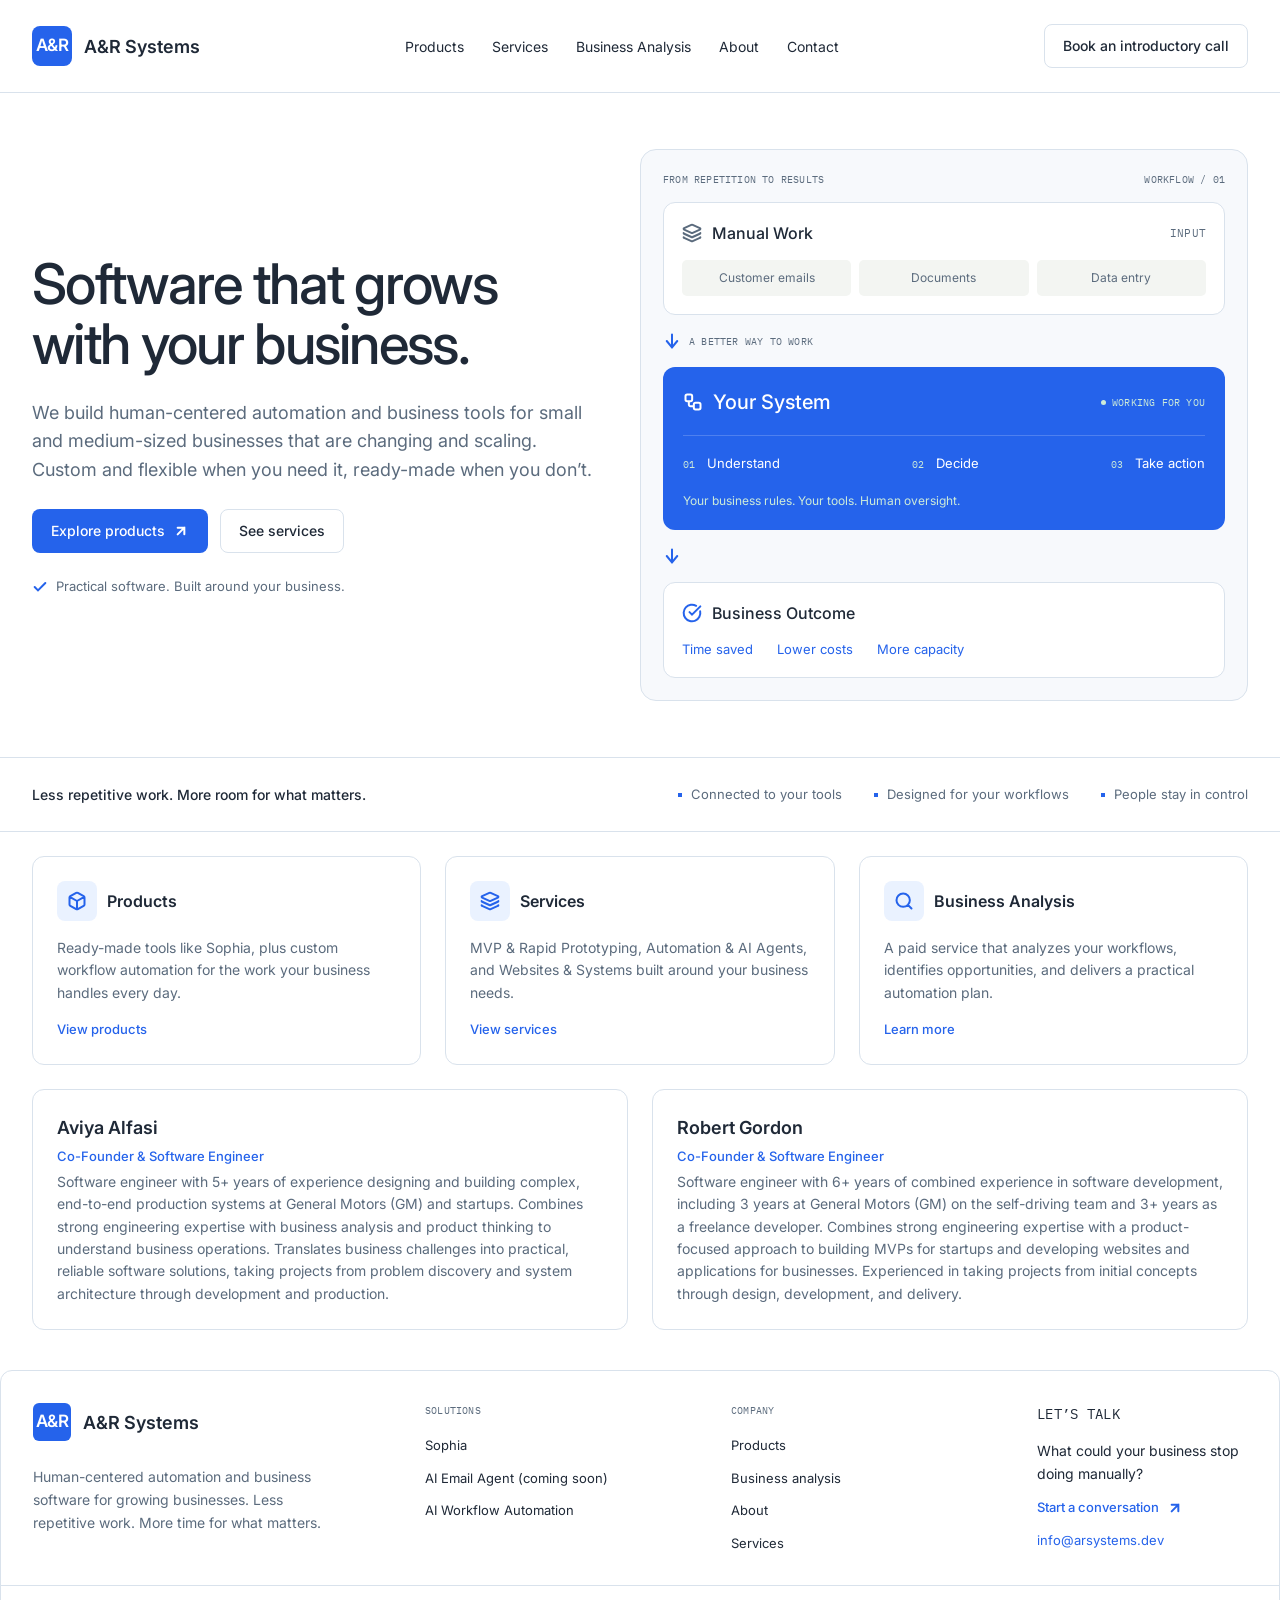
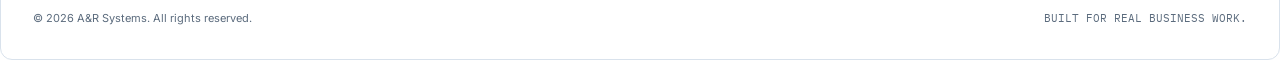
<file: index.html>
<!doctype html>
<html lang="en">
  <head>
    <meta charset="UTF-8" />
    <link rel="icon" type="image/svg+xml" href="/favicon.svg" />
    <meta name="viewport" content="width=device-width, initial-scale=1.0" />
    <meta
      name="description"
      content="A&R Systems builds human-centered automation and business tools for small and medium-sized businesses that are growing and scaling. Custom, flexible, or ready-made software, including Sophia."
    />
    <link rel="preconnect" href="https://fonts.googleapis.com" />
    <link rel="preconnect" href="https://fonts.gstatic.com" crossorigin />
    <link
      href="https://fonts.googleapis.com/css2?family=IBM+Plex+Mono:wght@400;500&family=Inter:wght@400;500;600&display=swap"
      rel="stylesheet"
    />
    <title>A&amp;R Systems</title>
    <script type="module" crossorigin src="/assets/index-1OgKxbaL.js"></script>
    <link rel="stylesheet" crossorigin href="/assets/index-BwYTgKF3.css">
  </head>
  <body>
    <div id="root"></div>
  </body>
</html>
</file>
<file: assets/index-BwYTgKF3.css>
:root{--blue:#2563eb;--ink:#1f2937;--ink-deep:#182b43;--muted:#5b6b7d;--line:#d9e2ec;--line-soft:#dce5f2;--surface:#f7f9fc;--surface-2:#f5f8fe;--chip:#f3f5f2;--icon:#eaf2ff;--mint:#cdebd9;--danger:#b42318;--white:#fff;--font:"Inter", system-ui, sans-serif;--mono:"IBM Plex Mono", ui-monospace, monospace;--page:1440px;color:var(--ink);background:var(--white);font-family:var(--font);font-size:16px;line-height:1.5}*{box-sizing:border-box}html,body,#root{min-height:100%;margin:0}body{background:var(--white)}button,input,textarea{font:inherit;color:inherit}button{cursor:pointer}a{color:inherit}img.icon{flex:none;display:block}.site{width:min(100%, var(--page));background:var(--white);min-height:100vh;margin:0 auto}.nav{border-bottom:1px solid var(--line);background:var(--white);z-index:20;justify-content:space-between;align-items:center;gap:24px;padding:24px 32px;display:flex;position:sticky;top:0}.brand{flex:none;align-items:center;gap:12px;text-decoration:none;display:flex}.monogram{background:var(--blue);width:40px;height:40px;color:var(--white);letter-spacing:-.02em;border-radius:8px;place-items:center;font-size:17px;font-weight:600;display:grid}.monogram-footer{border-radius:6px;width:38px;height:38px}.brand-name{color:var(--ink);font-size:18px;font-weight:600}.nav-links{align-items:center;gap:28px;display:flex}.menu-toggle{margin-left:auto}.nav-links a{color:var(--ink);white-space:nowrap;font-size:14px;text-decoration:none}.nav-links a[aria-current=page]{font-weight:600}.nav-actions{flex:none;align-items:center;gap:12px;display:flex}.menu-toggle{border:1px solid var(--line);background:var(--white);border-radius:8px;height:40px;padding:0 14px;font-size:14px;font-weight:500;display:none}.btn{white-space:nowrap;background:0 0;border:1px solid #0000;border-radius:8px;justify-content:center;align-items:center;gap:8px;height:44px;padding:0 18px;font-size:14px;font-weight:500;line-height:1;text-decoration:none;display:inline-flex}.btn-primary{background:var(--blue);color:var(--white)}.btn-primary:hover{background:#1d4ed8}.btn-secondary{background:var(--white);color:var(--ink);border-color:var(--line)}.btn-secondary:hover{border-color:#b7c5d6}.btn-soft{background:var(--surface-2);color:var(--blue)}.btn-soft:hover{background:#e7efff}.btn-block{border-radius:6px;justify-content:flex-start;width:100%;height:auto;min-height:45px;padding:12px}.button-row{flex-wrap:wrap;align-items:center;gap:12px;display:flex}.hero,.split-page,.page{padding:56px 32px}.hero,.split-page{align-items:center;gap:48px;display:flex}.contact-page,.analysis-page{align-items:flex-start}.analysis-page .path{flex:0 700px;align-self:center;gap:7px;width:min(100%,700px);margin-left:auto;padding:14px 18px}.analysis-page .path-row{flex:none}.analysis-page .path-card{flex-direction:column;justify-content:center;align-items:flex-start;gap:3px;height:auto;min-height:0;padding:9px 14px;display:flex}.analysis-page .path-card h2{line-height:1.25}.analysis-page .path-card p{line-height:1.45}.analysis-page .path-rule{margin-top:3px}.analysis-page .path-outcome{line-height:1.5}.analysis-page .split-copy{margin-top:120px}.hero-copy,.split-copy{flex-direction:column;flex:none;gap:22px;width:min(100%,560px);display:flex}.hero-copy{gap:24px}.contact-page .split-copy{gap:24px;width:min(100%,420px)}h1{letter-spacing:-.03em;color:var(--ink);margin:0;font-size:46px;font-weight:500;line-height:1.13}.hero h1{max-width:560px;font-size:56px;line-height:1.08}.lede{color:var(--muted);max-width:760px;margin:0;font-size:17px;line-height:1.6}.hero .lede{max-width:560px;font-size:18px}.page-intro{flex-direction:column;gap:22px;max-width:760px;margin-bottom:40px;display:flex}.page:has(.services-row) .page-intro{margin-bottom:72px}.reassure{color:var(--muted);align-items:center;gap:8px;margin:0;font-size:13px;display:flex}.hero-visual,.path{background:var(--surface);border:1px solid var(--line);border-radius:16px;flex-direction:column;flex:1;gap:16px;min-width:0;padding:24px;display:flex}.path{gap:12px}.hero-visual{gap:15px;padding:22px}.hero-visual .panel{gap:15px;padding:18px}.hero-visual .ai-panel{gap:18px;padding:20px}.hero-visual .chips span{padding:9px}.visual-header,.panel-head,.product-top,.ai-steps{justify-content:space-between;align-items:center;gap:12px;width:100%;display:flex}.visual-header,.meta,.footer-label,.live,.flow-link span{font-family:var(--mono);color:var(--muted);letter-spacing:.02em;font-size:10px}.meta{font-size:11px}.product-top .meta{font-size:9px}.panel,.card,.path-card,.aside-card,.workflow-box,.io,.notice{background:var(--white);border:1px solid var(--line);border-radius:12px}.panel{flex-direction:column;gap:16px;padding:20px;display:flex}.panel-title,.card-title,.text-link,.contact-points li,.contact-points button,.contact-points a,.path-outcome{align-items:center;gap:10px;display:flex}.panel-title strong{font-size:16px;font-weight:500}.chips{gap:8px;display:flex}.chips span{text-align:center;background:var(--chip);color:var(--muted);border-radius:5px;flex:1;padding:10px 9px;font-size:12px}.flow-link{align-items:center;gap:8px;display:flex}.ai-panel{background:var(--blue);color:var(--white);border-radius:12px;flex-direction:column;gap:20px;padding:22px;display:flex}.ai-panel strong{color:var(--white);font-size:20px;font-weight:500}.live{color:var(--mint);align-items:center;gap:6px;font-size:10px;display:flex}.live i{background:var(--mint);border-radius:3px;width:5px;height:5px}.ai-rule{background:#ffffff30;height:1px}.ai-steps{color:var(--white);font-size:13px}.ai-steps em{color:var(--mint);font-family:var(--mono);margin-right:8px;font-size:10px;font-style:normal}.ai-panel p{color:var(--mint);margin:0;font-size:12px}.outcomes{color:var(--blue);gap:24px;font-size:13px;display:flex}.strip{border-top:1px solid var(--line);border-bottom:1px solid var(--line);justify-content:space-between;align-items:center;gap:24px;padding:26px 32px;display:flex}.strip p{margin:0;font-size:14px;font-weight:500}.strip ul{flex-wrap:wrap;gap:16px 32px;margin:0;padding:0;list-style:none;display:flex}.strip li{color:var(--muted);align-items:center;gap:9px;font-size:13px;display:flex}.strip li:before{content:"";background:var(--blue);width:4px;height:4px}.card-grid{gap:24px;padding:0 32px;display:grid}.card-grid.three{grid-template-columns:repeat(3,1fr);padding-top:24px}.card-grid.two{grid-template-columns:repeat(2,1fr);align-items:start;padding:0}.card-grid.services-row{grid-template-columns:repeat(3,1fr);align-items:stretch;padding:0}.card-grid.founders{grid-template-columns:repeat(2,1fr);align-items:stretch;padding-top:24px;padding-bottom:32px}.page .card-grid.founders,.page .card-grid.two{padding-left:0;padding-right:0}.card{flex-direction:column;gap:16px;padding:24px;display:flex}.card h2,.product-card h2,.service-card h2,.form-card h2,.detail h1,.modal h2{margin:0;font-weight:600}.card-grid.three h2{font-size:16px;font-weight:600}.card p,.product-card p,.service-card p{color:var(--muted);margin:0;font-size:14px;line-height:1.6}.card-link{color:var(--blue);margin-top:auto;font-size:13px;font-weight:500;text-decoration:none}.icon-well{background:var(--icon);border-radius:8px;flex:none;place-items:center;width:40px;height:40px;display:grid}.card-title h2{margin:0}.founder-card h2{font-size:18px;font-weight:600}.role,.body-copy{color:var(--muted);margin:0;font-size:14px;line-height:1.6}.founder-card .role{color:var(--blue);font-size:13px;font-weight:500;line-height:1.4}.founder-card{gap:6px}.footer{border:1px solid var(--line);border-radius:12px;margin-top:8px}.footer-top{grid-template-columns:minmax(240px,360px) 1fr 1fr minmax(180px,210px);gap:32px;padding:32px;display:grid}.footer-intro{flex-direction:column;gap:24px;display:flex}.footer-intro p,.footer-talk p{color:var(--muted);max-width:312px;margin:0;font-size:14px;line-height:1.65}.footer-talk p{color:var(--ink)}.footer-col,.footer-talk{flex-direction:column;gap:13px;display:flex}.footer-label{font-family:var(--mono);color:var(--muted);margin:0 0 5px;font-size:10px}.footer-col a{color:var(--ink);font-size:13px;text-decoration:none}.footer-col a:hover,.nav-links a:hover,.card-link:hover{color:var(--blue)}.footer-mail{color:var(--blue);font-size:13px;text-decoration:none}.text-link{color:var(--blue);background:0 0;border:0;justify-content:space-between;width:100%;padding:0;font-size:13px;font-weight:500;text-decoration:none}.service-card .text-link,.product-card .text-link{margin-top:auto}.footer .text-link{justify-content:flex-start;gap:8px;width:auto}.footer-legal{border-top:1px solid var(--line);justify-content:space-between;gap:16px;padding:24px 32px 32px;display:flex}.footer-legal p{color:var(--muted);margin:0;font-size:11px}.footer-mark{color:var(--blue);font-family:var(--mono);font-size:10px}.product-card,.service-card{gap:20px}.service-card{min-height:300px}.product-card{position:relative}.product-card h2,.service-card h2{font-size:23px;font-weight:500}.product-card .card-shell{gap:20px}.product-card.is-open{z-index:6}.product-card.is-open .card-shell{width:100%;height:auto;position:relative;box-shadow:0 16px 40px #182b432e}.custom-card .card-shell{background:var(--surface)}.card-preview{flex-direction:column;gap:20px;display:flex;position:relative}.card-hit{cursor:pointer;background:0 0;border:0;padding:0;position:absolute;inset:0}:is(.product-card:has(.card-hit:hover) .card-shell,.product-card:has(.card-hit:focus-visible) .card-shell){border-color:var(--blue)}.card-hit:focus-visible{outline:2px solid var(--blue);outline-offset:-2px}.card-more{flex-direction:column;gap:16px;display:flex}.product-tags{align-items:center;gap:10px;display:flex}.badge-soon{font-family:var(--mono);letter-spacing:.02em;background:var(--icon);color:var(--blue);white-space:nowrap;border-radius:999px;padding:3px 9px;font-size:10px}.includes{color:var(--muted);flex-wrap:wrap;align-items:center;gap:8px;margin:0;font-size:14px;display:flex}.chip-pill{background:var(--chip);color:var(--ink-deep);border-radius:999px;padding:3px 10px;font-size:13px}.subsections{flex-direction:column;gap:12px;display:flex}.subsection{background:var(--surface-2);border:1px solid var(--line-soft);border-radius:12px;flex-direction:column;gap:10px;padding:16px;display:flex}.subsection-head{color:var(--ink-deep);align-items:center;gap:12px;display:flex}.subsection p{color:var(--muted);margin:0;font-size:14px}.subsection .helps{gap:8px;font-size:14px}.card-more h3{margin:0}.custom-card{margin-top:24px}.io{background:var(--chip);border:0;border-radius:7px;flex-direction:column;gap:12px;padding:14px;display:flex}.io span{font-family:var(--mono);color:var(--muted);align-items:center;gap:9px;font-size:11px;display:flex}.io-out{color:var(--blue)}.dot{background:var(--muted);border-radius:3px;width:5px;height:5px}.checks,.contact-points,.email-list,.helps{flex-direction:column;gap:16px;margin:0;padding:0;list-style:none;display:flex}.checks li,.path-outcome{color:var(--muted);font-size:14px;line-height:1.6}.checks li{align-items:flex-start;gap:10px;display:flex}.checks li .icon{margin-top:2px}.checks{gap:16px}.path-row{align-items:center;gap:12px;display:flex}.path-card{border-radius:8px;flex-direction:column;flex:1;align-items:flex-start;gap:14px;padding:18px;display:flex}.path-card h2{margin:0;font-size:16px;font-weight:500;line-height:1.3}.path-card p{color:var(--muted);margin:0;font-size:12px;line-height:1.5}.path-card.blue{background:var(--blue);border-color:var(--blue);color:var(--white)}.path-card.blue h2{color:var(--white)}.path-card.blue p{color:var(--mint)}.path-rule{background:var(--line);height:1px;margin-top:12px}.path-outcome{gap:14px}.detail{border:1px solid var(--line-soft);border-radius:12px;flex-direction:column;gap:16px;width:min(100%,640px);padding:32px;display:flex}.detail h1{color:var(--ink-deep);letter-spacing:0;font-size:30px;font-weight:600;line-height:1.3}.detail-summary,.detail-note{color:var(--muted);margin:0}.detail-summary{font-size:16px;line-height:1.5}.detail-note{font-size:14px;line-height:1.5}.detail-heading,.workflow-box h2,.workflow-box h3{color:var(--ink-deep);margin:0;font-size:18px;font-weight:600}.workflow-box{background:var(--surface-2);border-color:var(--line-soft);flex-direction:column;gap:16px;padding:18px;display:flex}.workflow-box h2,.workflow-box h3{font-size:16px}.workflow-box p{color:var(--blue);margin:0;font-size:14px}.helps{color:var(--ink-deep);gap:16px;font-size:15px}.helps li{padding-left:1em;position:relative}.helps li:before{content:"•";position:absolute;left:0}.contact-forms{flex-direction:column;flex:1;gap:24px;min-width:0;display:flex}.form-card form,.stack,.form-card{flex-direction:column;gap:16px;display:flex}.form-card h2{font-size:20px;font-weight:500}.form-card label,.field{color:var(--muted);flex-direction:column;gap:8px;font-size:13px;display:flex}.field span{font-size:12px;font-weight:500}.form-card input,.form-card textarea,.field input,.field textarea,.modal input,.modal textarea{border:1px solid var(--line);background:var(--white);width:100%;color:var(--ink);border-radius:8px;outline:none;padding:14px;font-size:14px}.form-card input,.field input,.modal input{height:48px}.field input,.field textarea,.modal input,.modal textarea{border-color:var(--line-soft);height:auto;padding:12px}.form-card textarea{resize:vertical;min-height:120px}.field textarea,.modal textarea{resize:vertical;min-height:88px}input::placeholder,textarea::placeholder{color:#8b9aab}input[aria-invalid=true],textarea[aria-invalid=true]{border-color:var(--danger);color:var(--danger)}.field-error{color:var(--danger);margin:0;font-size:13px}.error-title{color:var(--ink-deep)}.form-actions{align-items:center;gap:12px;display:flex}.form-actions p,.fine{color:var(--muted);margin:0;font-size:13px;line-height:1.5}.contact-points{gap:16px}.contact-points li,.contact-points button,.contact-points a{color:var(--muted);background:0 0;border:0;padding:0;font-size:14px;line-height:1.6;text-decoration:none}.aside-card{background:var(--surface);border-radius:12px;flex-direction:column;gap:12px;padding:20px;display:flex}.aside-card p{color:var(--muted);margin:0;font-size:14px;line-height:1.6}.email-list{gap:12px}.email-list li{flex-direction:column;gap:2px;display:flex}.email-list span{color:var(--muted);font-size:12px}.email-list a{color:var(--blue);font-size:14px;text-decoration:none}.modal-backdrop{z-index:40;background:#182b436b;place-items:center;padding:24px;display:grid;position:fixed;inset:0}.modal{background:var(--white);border:1px solid var(--line);border-radius:12px;flex-direction:column;gap:16px;width:min(100%,480px);max-height:min(860px,100vh - 48px);padding:24px;display:flex;overflow:auto;box-shadow:0 24px 60px #182b4329}.modal h2{color:var(--ink-deep);font-size:22px;font-weight:600;line-height:1.35}.modal-kicker{color:var(--blue);margin:0;font-size:13px;font-weight:500}.notice{background:var(--surface-2);border:0;flex-direction:column;gap:12px;padding:16px;display:flex}.notice strong{color:var(--ink-deep);font-size:17px}.notice p{color:var(--muted);margin:0;font-size:14px;line-height:1.5}.calendar{background:var(--surface-2);border-radius:8px;flex-direction:column;gap:12px;padding:16px;display:flex}.calendar strong{color:var(--ink-deep);font-size:18px}.calendar-week{grid-template-columns:repeat(7,1fr);gap:6px;display:grid}.calendar-labels span,.day,.time{background:var(--white);text-align:left;color:var(--ink-deep);border:0;border-radius:8px;padding:6px;font-size:12px;font-weight:500}.time{color:var(--blue);background:var(--surface-2);padding:12px;font-size:14px}.day.selected,.time.selected{background:var(--blue);color:var(--white)}.time-choices{grid-template-columns:repeat(3,1fr);gap:8px;display:grid}:focus-visible{outline:2px solid var(--blue);outline-offset:2px}@media (width<=1200px){.nav{flex-wrap:wrap;display:flex}.menu-toggle{align-items:center;margin-left:auto;display:inline-flex}.nav-links,.nav-actions{grid-column:auto;justify-self:stretch;width:100%;display:none}.nav.open .nav-links,.nav.open .nav-actions{display:flex}.nav-links,.nav-actions{flex-direction:column;align-items:stretch}.nav-actions .btn{justify-content:center}.hero,.split-page{flex-direction:column;align-items:stretch}.analysis-page .path{flex:none;align-self:stretch;width:100%;margin-left:0}.analysis-page .visual-header{flex-direction:column;align-items:flex-start;gap:4px}.analysis-page .path,.analysis-page .path-card{height:auto;display:flex}.hero-copy,.split-copy,.contact-page .split-copy{width:100%}.analysis-page .split-copy{margin-top:0}.card-grid.three,.card-grid.two,.card-grid.services-row,.card-grid.founders,.footer-top{grid-template-columns:1fr}.strip{flex-direction:column;align-items:flex-start}.footer-legal{flex-direction:column}h1,.hero h1{font-size:40px}.hero,.split-page,.page,.nav,.strip,.card-grid,.footer-top,.footer-legal{padding-left:20px;padding-right:20px}.form-actions{flex-direction:column;align-items:flex-start}}
</file>
